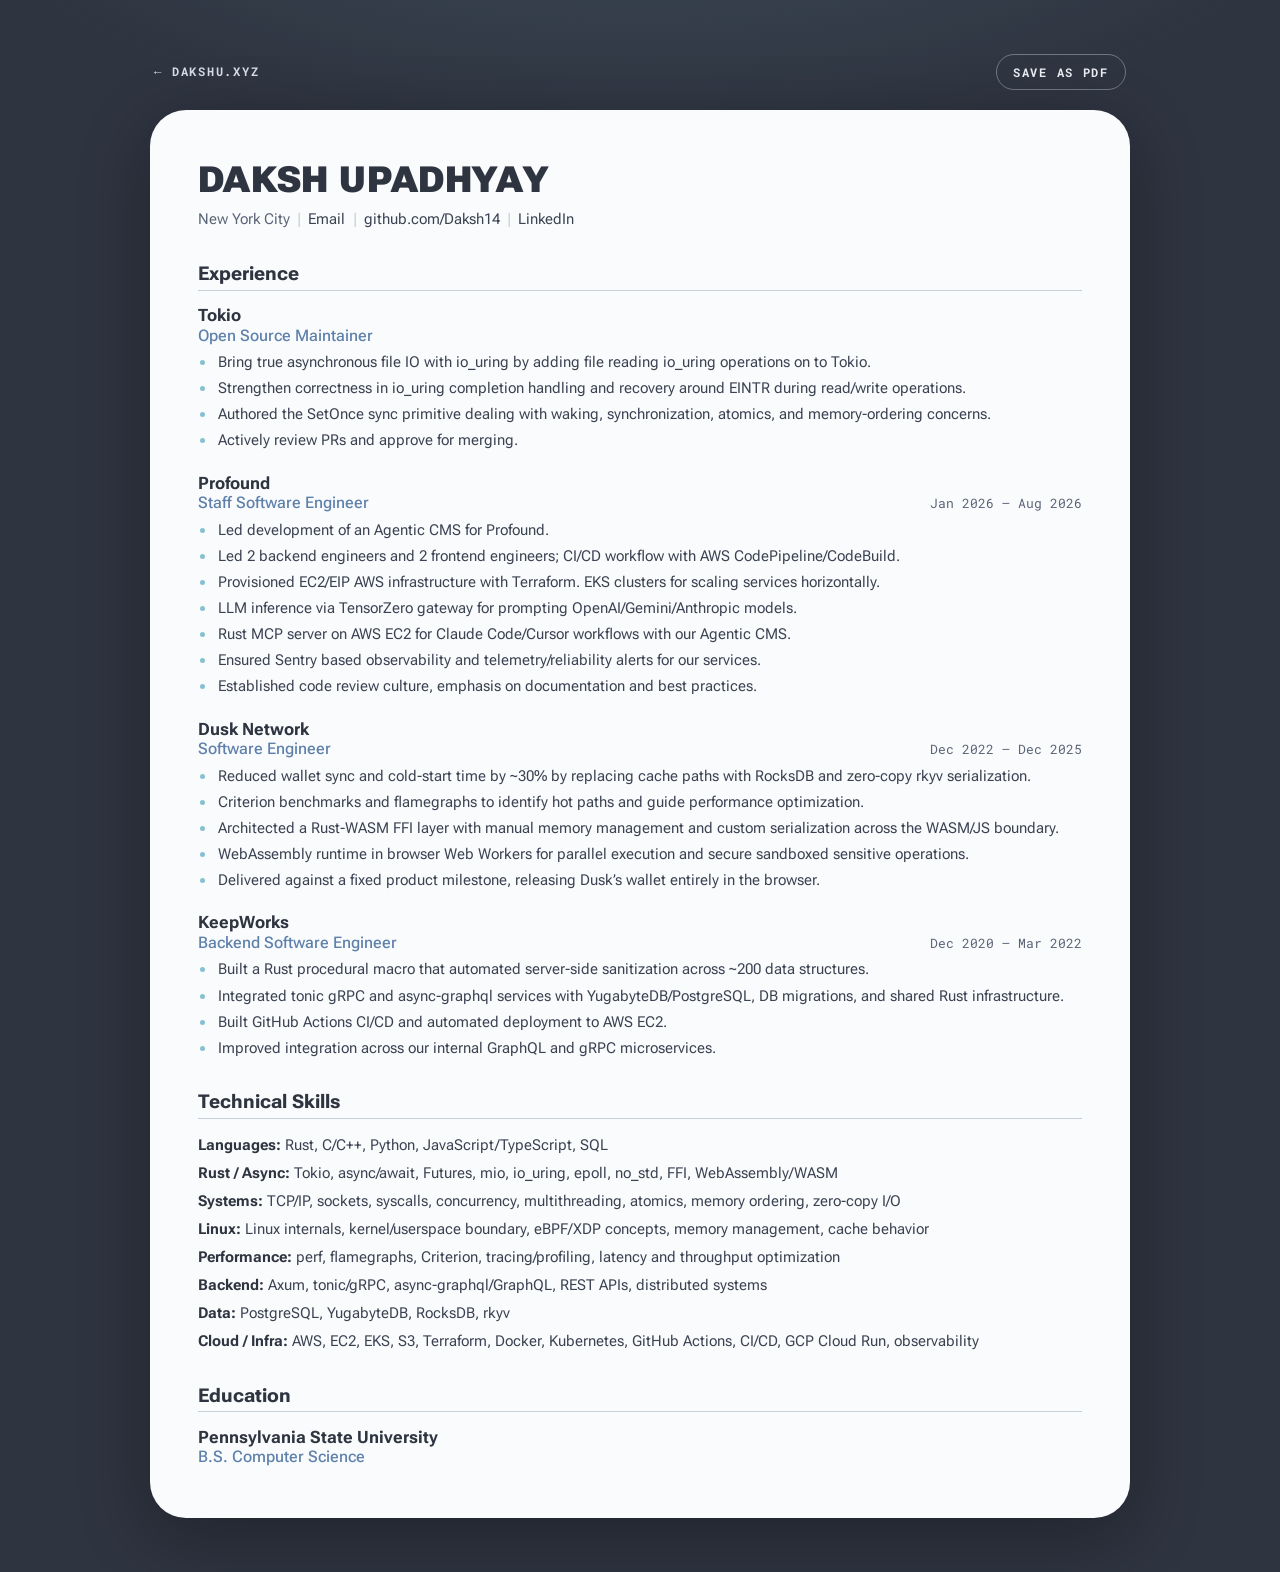
<file: resume/index.html>
<!DOCTYPE html>
<html lang="en">

<head>
  <meta charset="UTF-8">
  <meta name="viewport" content="width=device-width, initial-scale=1.0">
  <meta name="description" content="Resume of Daksh Upadhyay, Rust and systems engineer in New York City. Tokio maintainer, previously Staff Software Engineer at Profound and Software Engineer at Dusk Network.">
  <meta name="author" content="Daksh Upadhyay">
  <link rel="canonical" href="https://dakshu.xyz/resume/">
  <meta property="og:title" content="Daksh Upadhyay | Resume">
  <meta property="og:description" content="Rust and systems engineer in New York City. Tokio maintainer, previously Profound and Dusk Network.">
  <meta property="og:type" content="profile">
  <meta property="og:url" content="https://dakshu.xyz/resume/">
  <meta name="twitter:card" content="summary">
  <meta name="theme-color" content="#2E3440">

  <title>Daksh Upadhyay | Resume</title>

  <link rel="preconnect" href="https://fonts.googleapis.com">
  <link rel="preconnect" href="https://fonts.gstatic.com" crossorigin>
  <link href="https://fonts.googleapis.com/css2?family=Roboto+Flex:opsz,wdth,wght@8..144,25..151,100..1000&family=Roboto+Mono:wght@400;500;700&display=swap" rel="stylesheet">

  <style>
    :root {
      --night: #2E3440;
      --snow: #ECEFF4;
      --snow-2: #D8DEE9;
      --paper: #FAFBFC;
      --ink: #2E3440;
      --ink-soft: #3B4252;
      --muted: #5B6578;
      --frost: #88C0D0;
      --frost-deep: #5E81AC;
      --rule: #C7CFDB;
      --ease: cubic-bezier(0.2, 0, 0, 1);
      --sheet-w: min(100% - 2rem, 980px);
      --radius: 36px;
      --sans: 'Roboto Flex', system-ui, -apple-system, 'Segoe UI', sans-serif;
      --mono: 'Roboto Mono', ui-monospace, SFMono-Regular, Menlo, monospace;
    }

    *, *::before, *::after { box-sizing: border-box; }

    html {
      background: var(--night);
      -webkit-text-size-adjust: 100%;
    }

    body {
      margin: 0;
      min-height: 100vh;
      min-height: 100dvh;
      display: flex;
      flex-direction: column;
      align-items: center;
      font-family: var(--sans);
      font-size: 1rem;
      color: var(--ink);
      background:
        radial-gradient(1100px 480px at 50% -12%, rgba(136, 192, 208, 0.18), transparent 70%),
        var(--night);
      -webkit-font-smoothing: antialiased;
      -moz-osx-font-smoothing: grayscale;
    }

    a {
      color: inherit;
      text-decoration: none;
    }

    /* Bar above the sheet */
    .topbar {
      width: var(--sheet-w);
      display: flex;
      align-items: center;
      justify-content: space-between;
      gap: 1rem;
      padding: clamp(1.25rem, 6vh, 3.5rem) 0.25rem 1.25rem;
      font-family: var(--mono);
      font-size: 0.78rem;
      font-weight: 700;
      letter-spacing: 0.14em;
      text-transform: uppercase;
    }

    .topbar a {
      color: var(--snow-2);
      transition: color 0.2s var(--ease);
    }

    .topbar a:hover,
    .topbar a:focus-visible { color: var(--frost); }

    .save {
      padding: 0.55rem 1rem;
      border: 1.5px solid rgba(236, 239, 244, 0.35);
      border-radius: 999px;
      background: transparent;
      color: var(--snow);
      font: inherit;
      letter-spacing: inherit;
      text-transform: inherit;
      cursor: pointer;
      transition: background 0.25s var(--ease), color 0.25s var(--ease), border-color 0.25s var(--ease);
    }

    .save:hover,
    .save:focus-visible {
      background: var(--frost);
      border-color: var(--frost);
      color: var(--night);
    }

    /* The sheet: rounded card with space below it */
    .sheet {
      width: var(--sheet-w);
      margin-bottom: clamp(1.5rem, 6vh, 3.5rem);
      padding: clamp(2rem, 4.5vw, 3.25rem) clamp(1.5rem, 4vw, 3rem);
      background: var(--paper);
      border-radius: var(--radius);
      box-shadow: 0 20px 70px rgba(0, 0, 0, 0.3);
      animation: rise 0.7s var(--ease) both;
    }

    @keyframes rise {
      from { opacity: 0; transform: translateY(28px); }
    }

    /* Header: name + one contact line, like the PDF */
    .name {
      margin: 0;
      font-size: clamp(1.75rem, 3.4vw, 2.25rem);
      font-weight: 900;
      font-variation-settings: 'wdth' 115;
      line-height: 1;
      letter-spacing: 0.01em;
      text-transform: uppercase;
      color: var(--night);
    }

    .contact {
      display: flex;
      flex-wrap: wrap;
      align-items: baseline;
      margin: 0.6rem 0 0;
      font-size: 0.95rem;
      line-height: 1.6;
      color: var(--muted);
    }

    .contact .sep {
      margin: 0 0.45rem;
      color: var(--rule);
    }

    .contact a {
      color: var(--ink-soft);
      transition: color 0.2s var(--ease);
    }

    .contact a:hover,
    .contact a:focus-visible {
      color: var(--frost-deep);
      text-decoration: underline;
      text-underline-offset: 3px;
    }

    /* Sections: title with a rule underneath */
    .section { margin-top: 1.9rem; }

    .section-title {
      margin: 0 0 0.9rem;
      padding-bottom: 0.3rem;
      border-bottom: 1.5px solid var(--rule);
      font-size: 1.2rem;
      font-weight: 750;
      font-variation-settings: 'wdth' 108;
      color: var(--night);
    }

    /* Jobs */
    .job { break-inside: avoid; }
    .job + .job { margin-top: 1.25rem; }

    .company {
      margin: 0;
      font-size: 1.05rem;
      font-weight: 700;
      color: var(--night);
    }

    .company a:hover,
    .company a:focus-visible {
      color: var(--frost-deep);
      text-decoration: underline;
      text-underline-offset: 3px;
    }

    .meta {
      display: flex;
      flex-wrap: wrap;
      align-items: baseline;
      justify-content: space-between;
      gap: 0 1rem;
      margin: 0.1rem 0 0.4rem;
      color: var(--frost-deep);
      font-size: 0.97rem;
      font-weight: 500;
    }

    .dates {
      font-family: var(--mono);
      font-size: 0.8rem;
      font-weight: 400;
      color: var(--muted);
      white-space: nowrap;
    }

    .job ul {
      margin: 0;
      padding-left: 1.1rem;
    }

    .job li {
      margin: 0.18rem 0;
      padding-left: 0.15rem;
      font-size: 0.9375rem;
      line-height: 1.55;
      color: var(--ink-soft);
    }

    .job li::marker { color: var(--frost); }

    /* Skills */
    .skills { margin: 0; }

    .skills p {
      margin: 0 0 0.3rem;
      font-size: 0.9375rem;
      line-height: 1.55;
      color: var(--ink-soft);
    }

    .skills strong {
      font-weight: 700;
      color: var(--night);
    }

    .edu .company { font-weight: 700; }

    .edu .meta { margin-bottom: 0; }

    @media (max-width: 640px) {
      :root {
        --sheet-w: 100%;
        --radius: 26px;
      }

      .topbar { padding-inline: 1.25rem; }

      .contact { gap: 0.1rem 1rem; }

      .contact .sep { display: none; }
    }

    @media (prefers-reduced-motion: reduce) {
      .sheet { animation: none; }
    }

    /* Print / Save as PDF: plain, one page */
    @media print {
      @page { size: letter; margin: 0.4in 0.5in; }

      html { font-size: 12px; }

      html, body { background: #fff; }

      body { display: block; min-height: 0; }

      .topbar { display: none; }

      .sheet {
        width: auto;
        margin: 0;
        padding: 0;
        border-radius: 0;
        box-shadow: none;
        background: #fff;
        animation: none;
      }

      .section { margin-top: 1.3rem; }

      .section-title { margin-bottom: 0.7rem; }

      .job + .job { margin-top: 0.95rem; }

      .job li { margin: 0.1rem 0; line-height: 1.45; }

      .skills p { margin-bottom: 0.2rem; line-height: 1.45; }

      * {
        -webkit-print-color-adjust: exact;
        print-color-adjust: exact;
      }
    }
  </style>

  <!-- Global site tag (gtag.js) - Google Analytics -->
  <script async src="https://www.googletagmanager.com/gtag/js?id=G-94FNY2KKSH"></script>
  <script>
    window.dataLayer = window.dataLayer || [];
    function gtag(){dataLayer.push(arguments);}
    gtag('js', new Date());
    gtag('config', 'G-94FNY2KKSH');
  </script>
  <script src="https://swetrix.org/swetrix.js" defer></script>
</head>

<body>
  <nav class="topbar" aria-label="Page">
    <a href="/">&larr; dakshu.xyz</a>
    <button class="save" type="button" onclick="window.print()">Save as PDF</button>
  </nav>

  <main class="sheet">
    <header>
      <h1 class="name">Daksh Upadhyay</h1>
      <p class="contact">
        <span>New York City</span><span class="sep" aria-hidden="true">|</span><a href="https://mailhide.io/e/pcelTq87">Email</a><span class="sep" aria-hidden="true">|</span><a href="https://github.com/Daksh14">github.com/Daksh14</a><span class="sep" aria-hidden="true">|</span><a href="https://www.linkedin.com/in/daksh-upadhyay-94a817243/">LinkedIn</a>
      </p>
    </header>

    <section class="section" aria-labelledby="experience">
      <h2 class="section-title" id="experience">Experience</h2>

      <article class="job">
        <h3 class="company"><a href="https://github.com/tokio-rs/tokio">Tokio</a></h3>
        <p class="meta"><span>Open Source Maintainer</span></p>
        <ul>
          <li>Bring true asynchronous file IO with io_uring by adding file reading io_uring operations on to Tokio.</li>
          <li>Strengthen correctness in io_uring completion handling and recovery around EINTR during read/write operations.</li>
          <li>Authored the SetOnce sync primitive dealing with waking, synchronization, atomics, and memory-ordering concerns.</li>
          <li>Actively review PRs and approve for merging.</li>
        </ul>
      </article>

      <article class="job">
        <h3 class="company">Profound</h3>
        <p class="meta"><span>Staff Software Engineer</span><span class="dates"><time datetime="2026-01">Jan 2026</time> &ndash; <time datetime="2026-08">Aug 2026</time></span></p>
        <ul>
          <li>Led development of an Agentic CMS for Profound.</li>
          <li>Led 2 backend engineers and 2 frontend engineers; CI/CD workflow with AWS CodePipeline/CodeBuild.</li>
          <li>Provisioned EC2/EIP AWS infrastructure with Terraform. EKS clusters for scaling services horizontally.</li>
          <li>LLM inference via TensorZero gateway for prompting OpenAI/Gemini/Anthropic models.</li>
          <li>Rust MCP server on AWS EC2 for Claude Code/Cursor workflows with our Agentic CMS.</li>
          <li>Ensured Sentry based observability and telemetry/reliability alerts for our services.</li>
          <li>Established code review culture, emphasis on documentation and best practices.</li>
        </ul>
      </article>

      <article class="job">
        <h3 class="company">Dusk Network</h3>
        <p class="meta"><span>Software Engineer</span><span class="dates"><time datetime="2022-12">Dec 2022</time> &ndash; <time datetime="2025-12">Dec 2025</time></span></p>
        <ul>
          <li>Reduced wallet sync and cold-start time by ~30% by replacing cache paths with RocksDB and zero-copy rkyv serialization.</li>
          <li>Criterion benchmarks and flamegraphs to identify hot paths and guide performance optimization.</li>
          <li>Architected a Rust-WASM FFI layer with manual memory management and custom serialization across the WASM/JS boundary.</li>
          <li>WebAssembly runtime in browser Web Workers for parallel execution and secure sandboxed sensitive operations.</li>
          <li>Delivered against a fixed product milestone, releasing Dusk&rsquo;s wallet entirely in the browser.</li>
        </ul>
      </article>

      <article class="job">
        <h3 class="company">KeepWorks</h3>
        <p class="meta"><span>Backend Software Engineer</span><span class="dates"><time datetime="2020-12">Dec 2020</time> &ndash; <time datetime="2022-03">Mar 2022</time></span></p>
        <ul>
          <li>Built a Rust procedural macro that automated server-side sanitization across ~200 data structures.</li>
          <li>Integrated tonic gRPC and async-graphql services with YugabyteDB/PostgreSQL, DB migrations, and shared Rust infrastructure.</li>
          <li>Built GitHub Actions CI/CD and automated deployment to AWS EC2.</li>
          <li>Improved integration across our internal GraphQL and gRPC microservices.</li>
        </ul>
      </article>
    </section>

    <section class="section" aria-labelledby="skills">
      <h2 class="section-title" id="skills">Technical Skills</h2>
      <div class="skills">
        <p><strong>Languages:</strong> Rust, C/C++, Python, JavaScript/TypeScript, SQL</p>
        <p><strong>Rust / Async:</strong> Tokio, async/await, Futures, mio, io_uring, epoll, no_std, FFI, WebAssembly/WASM</p>
        <p><strong>Systems:</strong> TCP/IP, sockets, syscalls, concurrency, multithreading, atomics, memory ordering, zero-copy I/O</p>
        <p><strong>Linux:</strong> Linux internals, kernel/userspace boundary, eBPF/XDP concepts, memory management, cache behavior</p>
        <p><strong>Performance:</strong> perf, flamegraphs, Criterion, tracing/profiling, latency and throughput optimization</p>
        <p><strong>Backend:</strong> Axum, tonic/gRPC, async-graphql/GraphQL, REST APIs, distributed systems</p>
        <p><strong>Data:</strong> PostgreSQL, YugabyteDB, RocksDB, rkyv</p>
        <p><strong>Cloud / Infra:</strong> AWS, EC2, EKS, S3, Terraform, Docker, Kubernetes, GitHub Actions, CI/CD, GCP Cloud Run, observability</p>
      </div>
    </section>

    <section class="section edu" aria-labelledby="education">
      <h2 class="section-title" id="education">Education</h2>
      <h3 class="company">Pennsylvania State University</h3>
      <p class="meta"><span>B.S. Computer Science</span></p>
    </section>
  </main>

  <script>
    document.addEventListener('DOMContentLoaded', () => {
      if (window.swetrix) {
        swetrix.init('QgzKhY7hDGrm')
        swetrix.trackViews()
      }
    })
  </script>
  <noscript>
    <img src="https://api.swetrix.com/log/noscript?pid=QgzKhY7hDGrm" alt="" referrerpolicy="no-referrer-when-downgrade">
  </noscript>
</body>
</html>
</file>
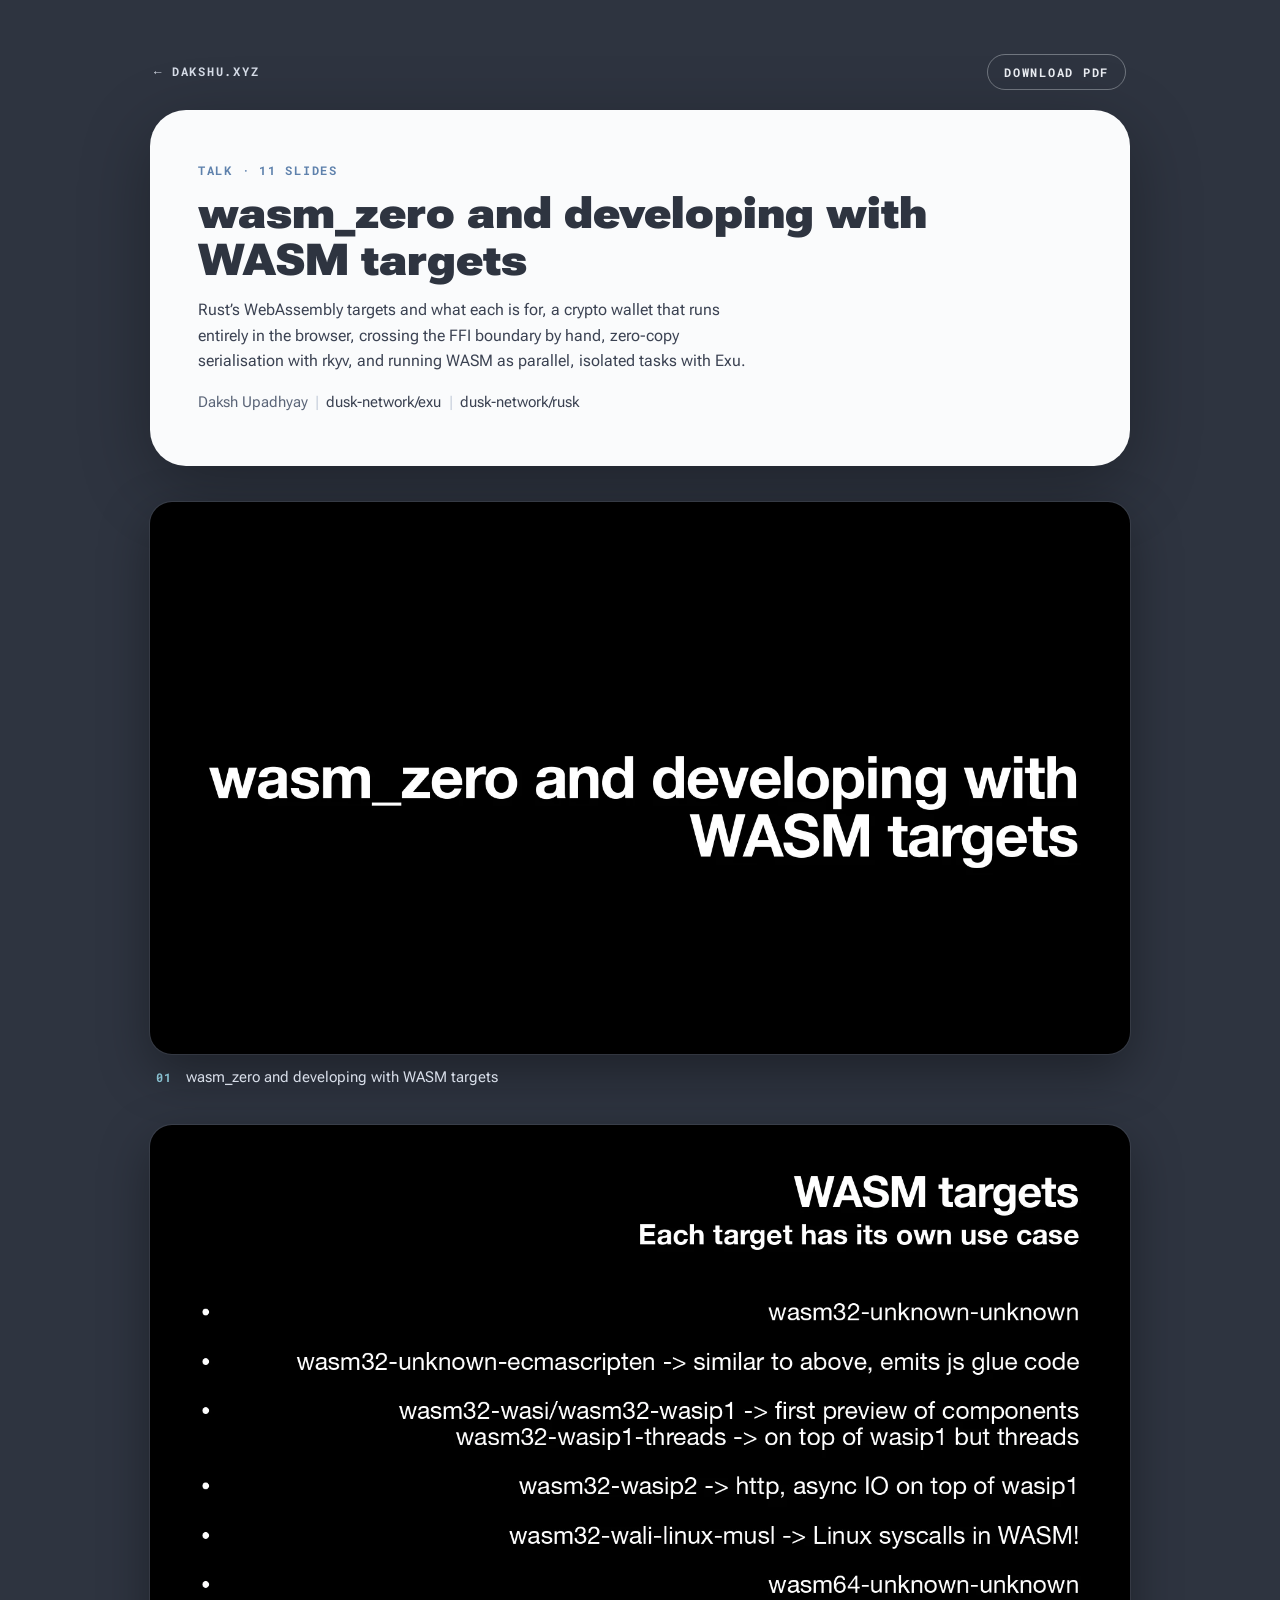
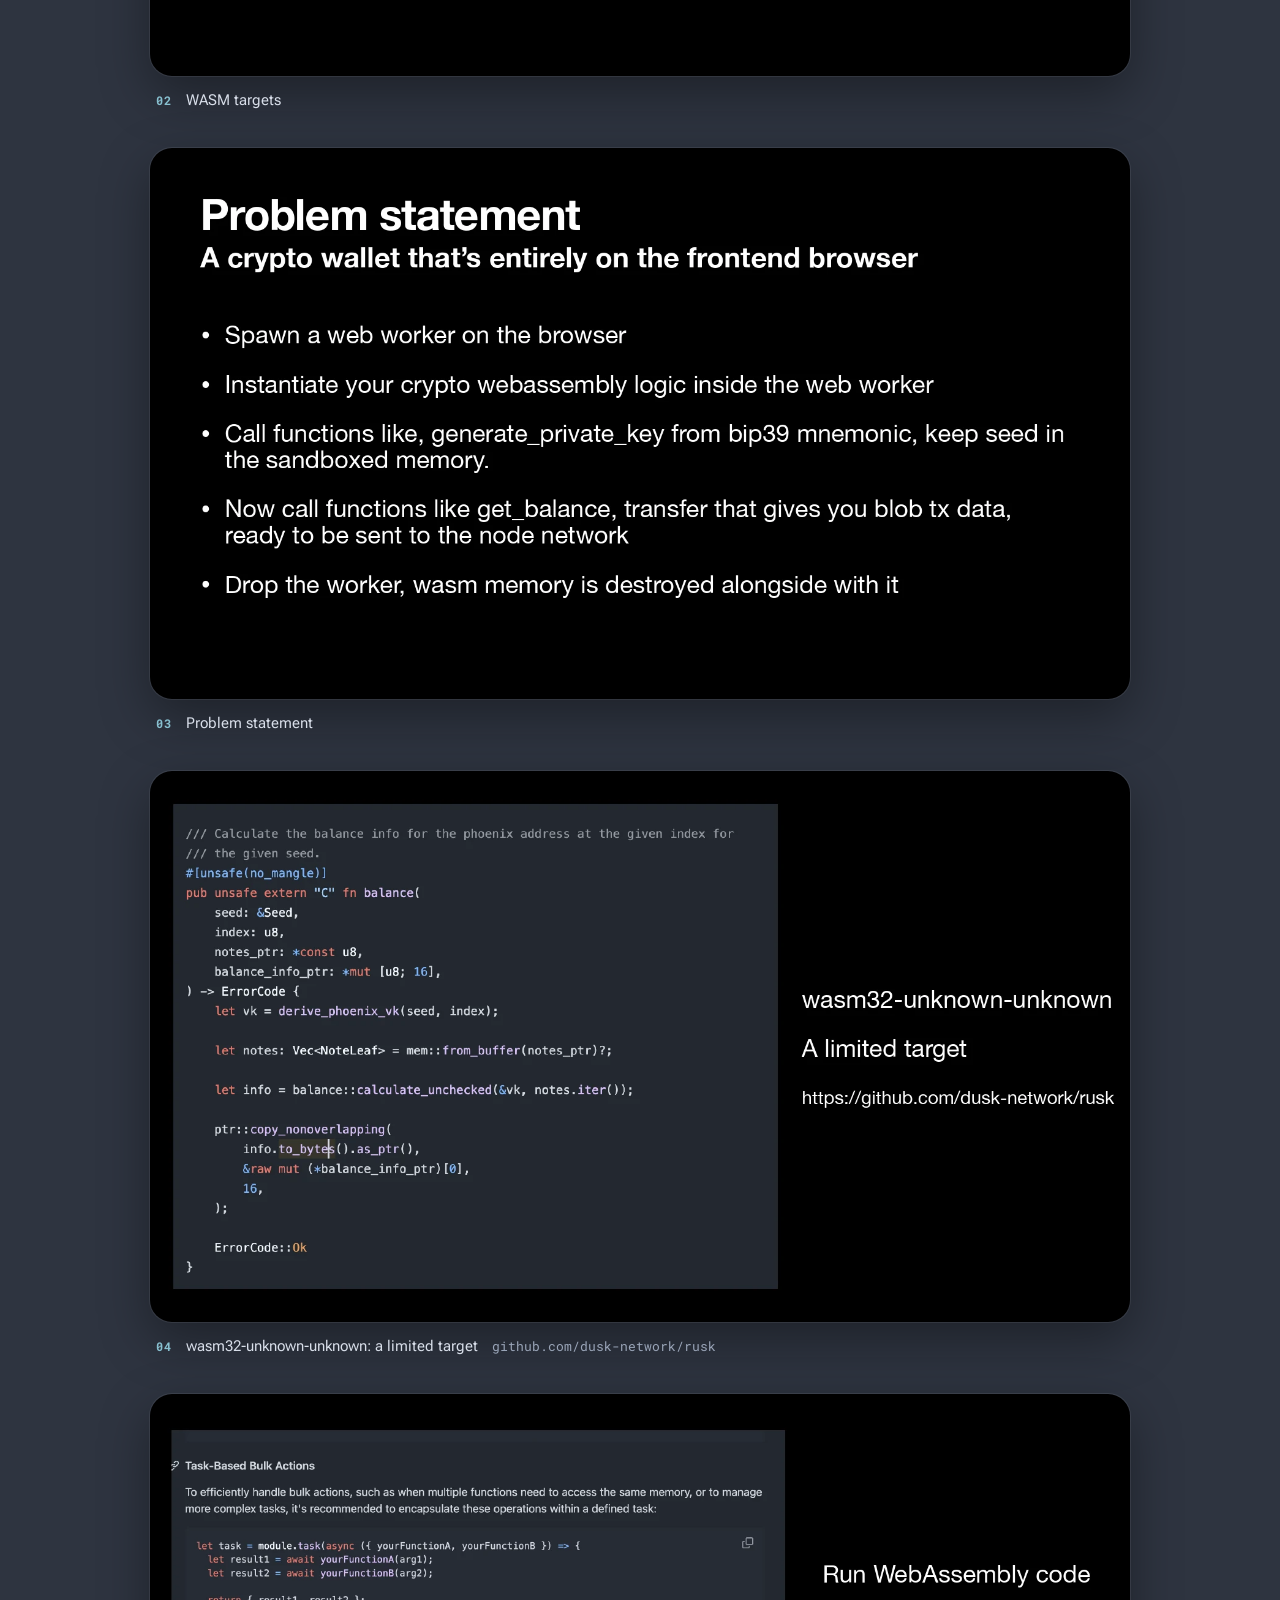
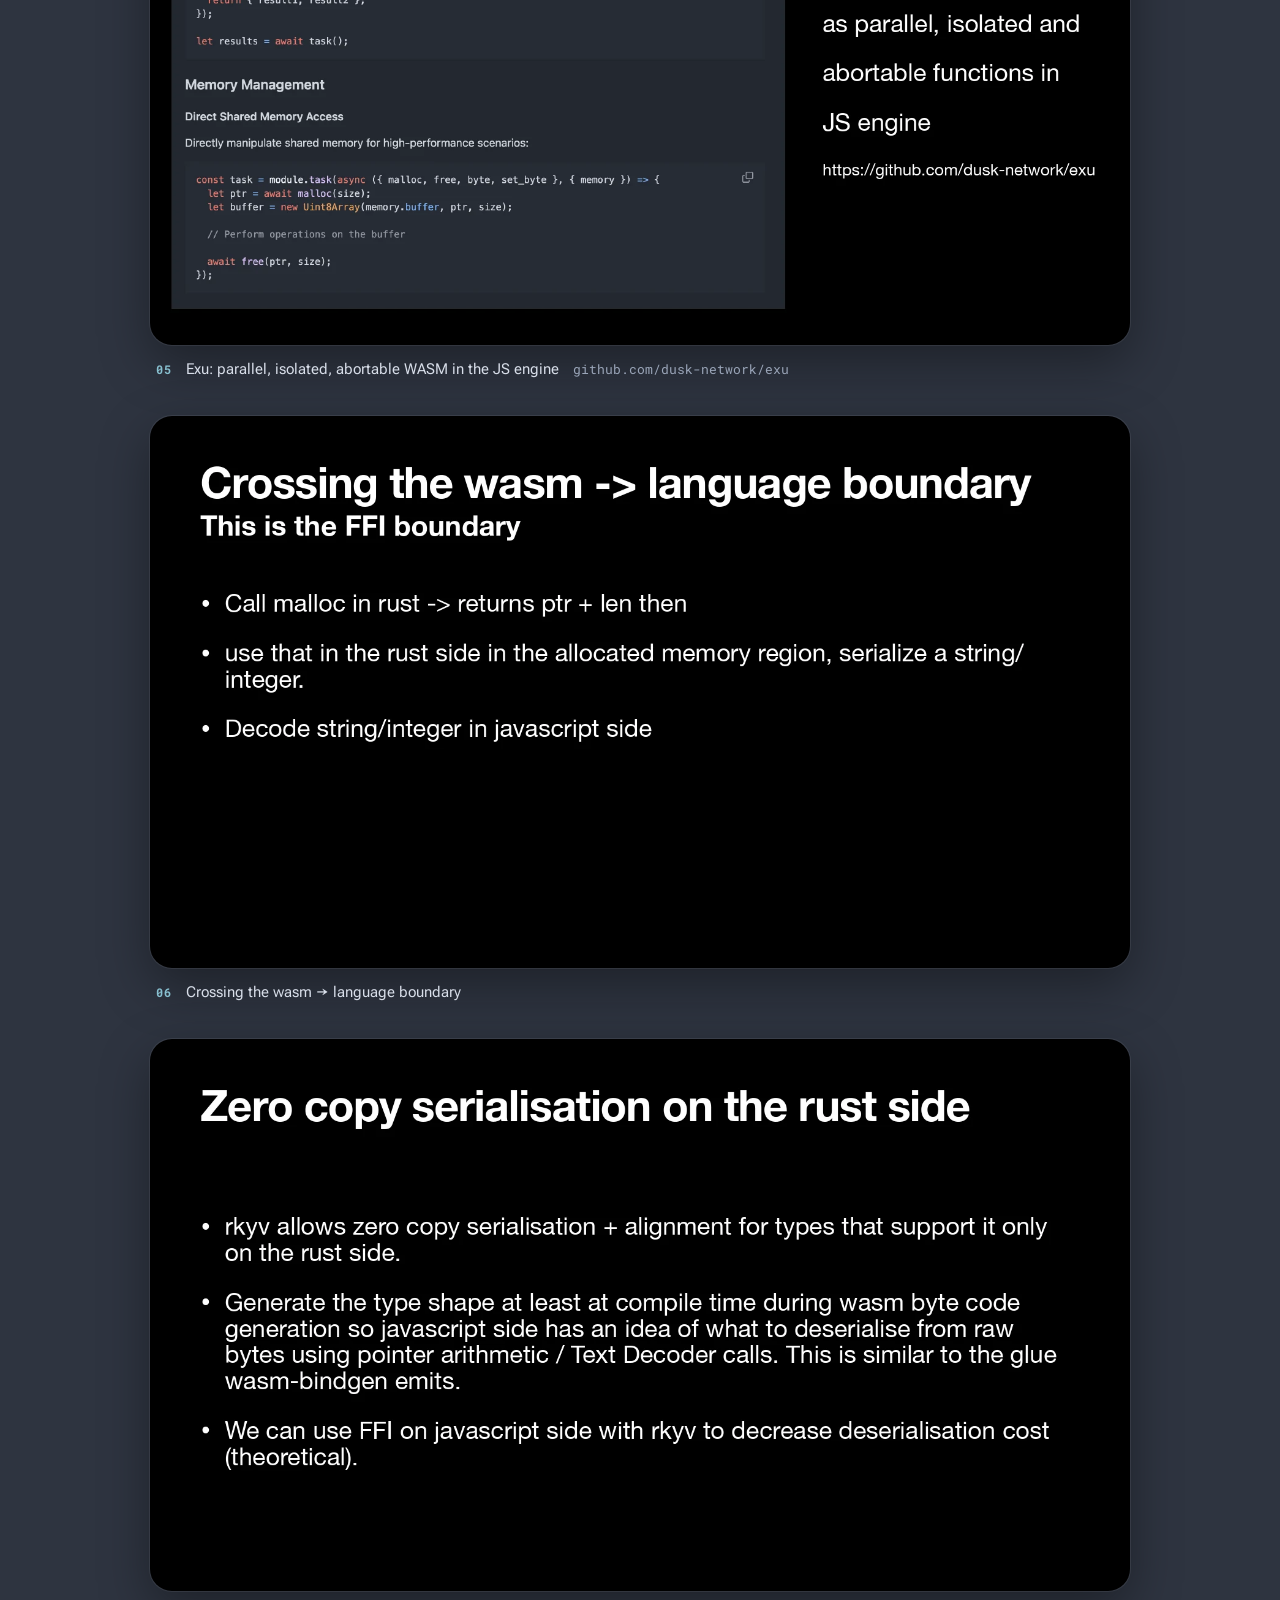
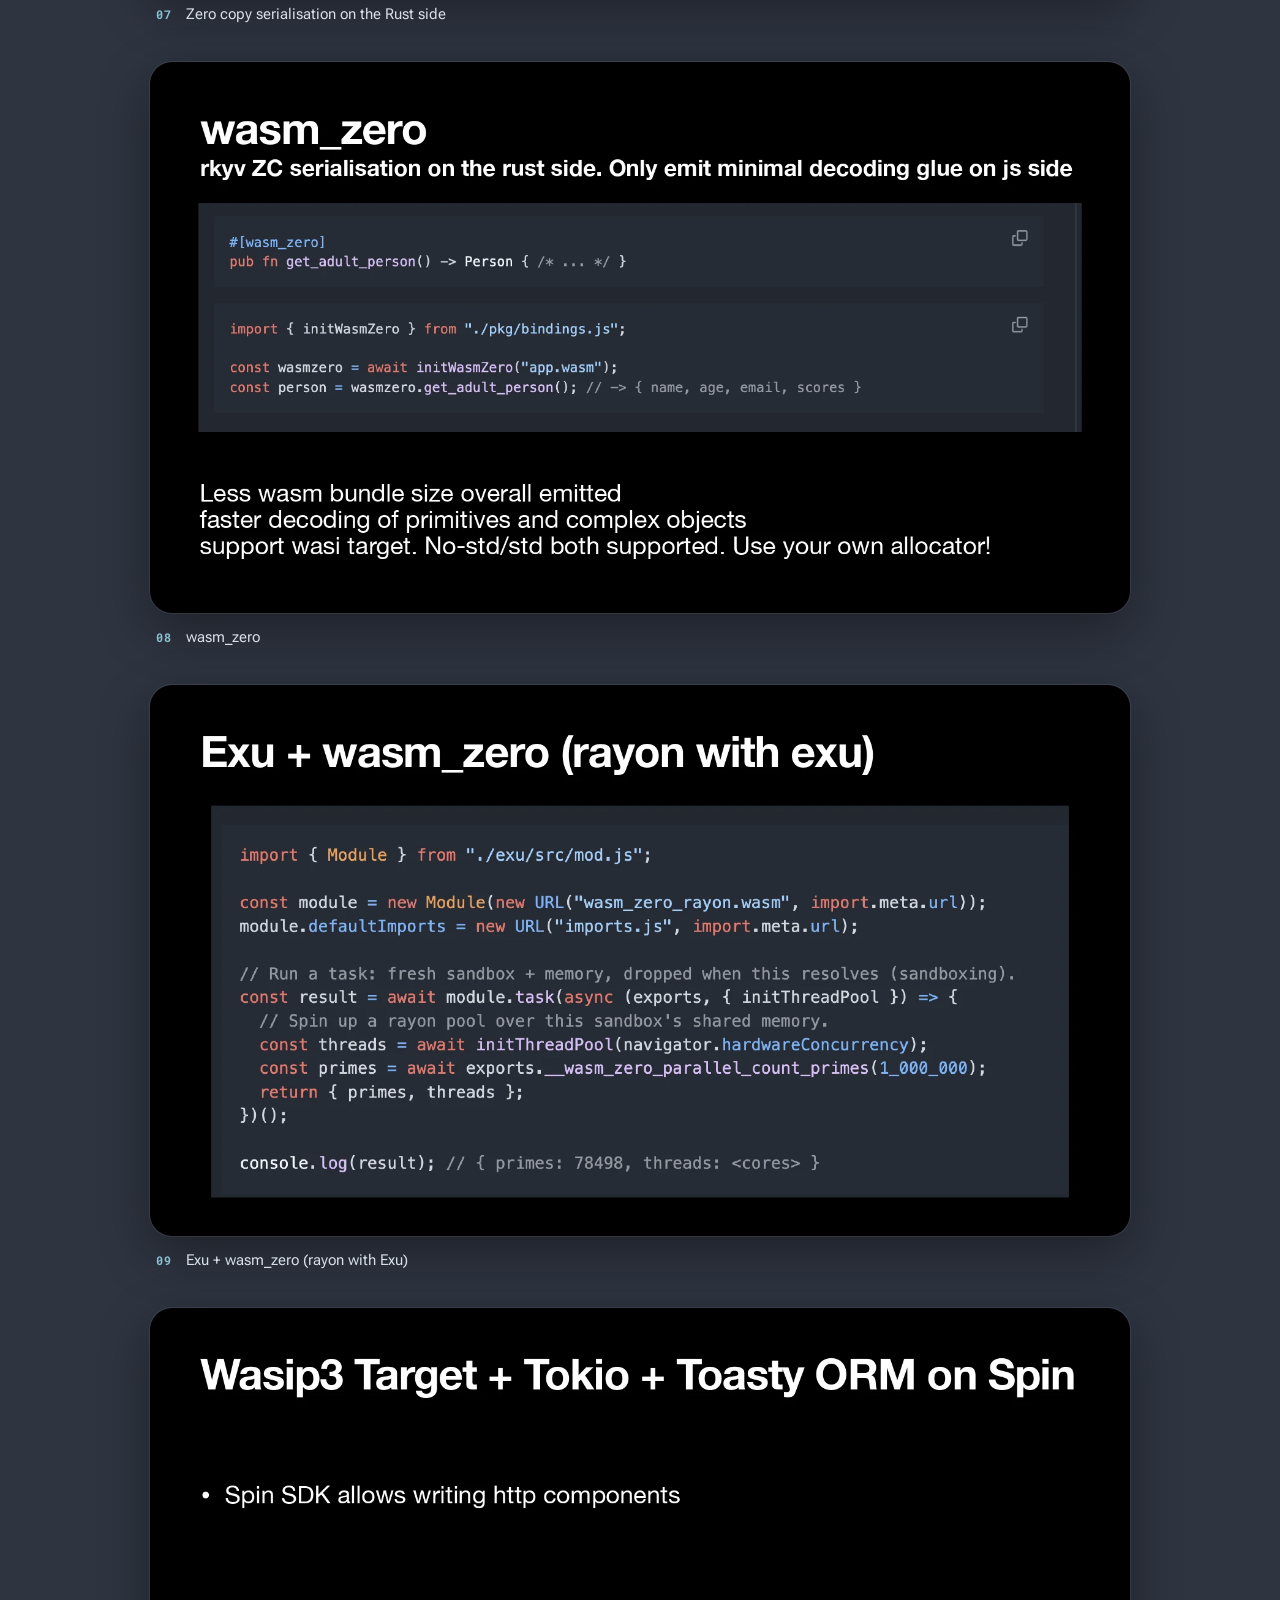
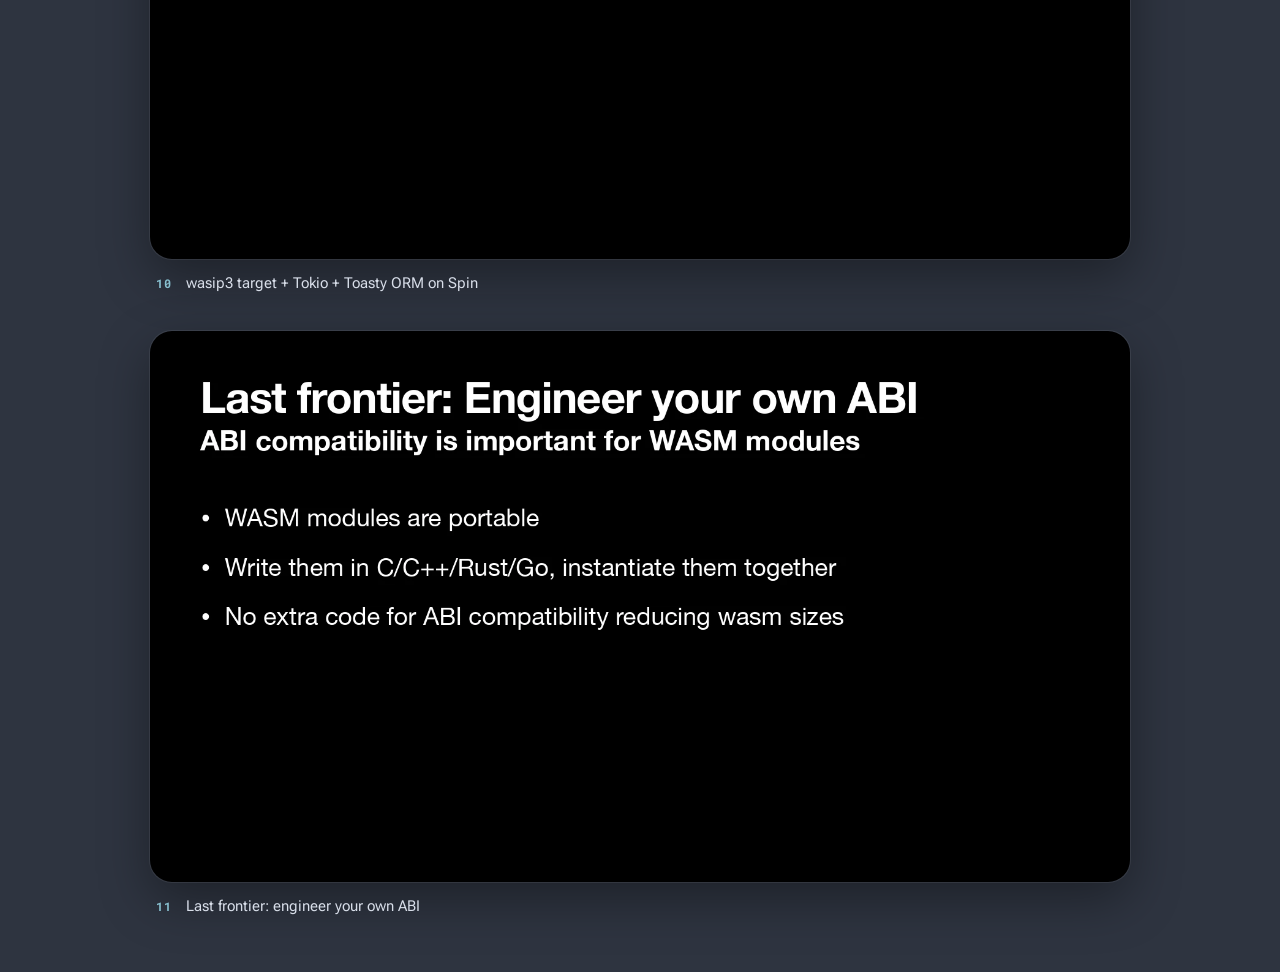
<file: wasm_talk/index.html>
<!DOCTYPE html>
<html lang="en">

<head>
  <meta charset="UTF-8">
  <meta name="viewport" content="width=device-width, initial-scale=1.0">
  <meta name="description" content="wasm_zero and developing with WASM targets: a talk by Daksh Upadhyay on Rust WebAssembly targets, the FFI boundary, zero-copy rkyv serialisation, Exu and WASI.">
  <meta name="author" content="Daksh Upadhyay">
  <link rel="canonical" href="https://dakshu.xyz/wasm_talk/">
  <meta property="og:title" content="wasm_zero and developing with WASM targets">
  <meta property="og:description" content="A talk on Rust WebAssembly targets, the FFI boundary, zero-copy serialisation with rkyv, Exu and WASI.">
  <meta property="og:type" content="article">
  <meta property="og:url" content="https://dakshu.xyz/wasm_talk/">
  <meta property="og:image" content="https://dakshu.xyz/wasm_talk/slides/01.webp">
  <meta name="twitter:card" content="summary_large_image">
  <meta name="theme-color" content="#2E3440">

  <title>wasm_zero | Daksh Upadhyay</title>

  <link rel="preconnect" href="https://fonts.googleapis.com">
  <link rel="preconnect" href="https://fonts.gstatic.com" crossorigin>
  <link href="https://fonts.googleapis.com/css2?family=Roboto+Flex:opsz,wdth,wght@8..144,25..151,100..1000&family=Roboto+Mono:wght@400;500;700&display=swap" rel="stylesheet">

  <style>
    :root {
      --night: #2E3440;
      --night-2: #3B4252;
      --snow: #ECEFF4;
      --snow-2: #D8DEE9;
      --paper: #FAFBFC;
      --ink: #2E3440;
      --ink-soft: #3B4252;
      --muted: #5B6578;
      --muted-dark: #9AA5B8;
      --frost: #88C0D0;
      --frost-deep: #5E81AC;
      --rule: #C7CFDB;
      --ease: cubic-bezier(0.2, 0, 0, 1);
      --sheet-w: min(100% - 2rem, 980px);
      --radius: 36px;
      --slide-radius: 22px;
      --sans: 'Roboto Flex', system-ui, -apple-system, 'Segoe UI', sans-serif;
      --mono: 'Roboto Mono', ui-monospace, SFMono-Regular, Menlo, monospace;
    }

    *, *::before, *::after { box-sizing: border-box; }

    html {
      background: var(--night);
      -webkit-text-size-adjust: 100%;
    }

    body {
      margin: 0;
      min-height: 100vh;
      min-height: 100dvh;
      display: flex;
      flex-direction: column;
      align-items: center;
      font-family: var(--sans);
      font-size: 1rem;
      color: var(--ink);
      background:
        radial-gradient(1100px 480px at 50% -12%, rgba(136, 192, 208, 0.18), transparent 70%),
        var(--night);
      -webkit-font-smoothing: antialiased;
      -moz-osx-font-smoothing: grayscale;
    }

    a {
      color: inherit;
      text-decoration: none;
    }

    /* Bar above the sheet */
    .topbar {
      width: var(--sheet-w);
      display: flex;
      align-items: center;
      justify-content: space-between;
      gap: 1rem;
      padding: clamp(1.25rem, 6vh, 3.5rem) 0.25rem 1.25rem;
      font-family: var(--mono);
      font-size: 0.78rem;
      font-weight: 700;
      letter-spacing: 0.14em;
      text-transform: uppercase;
    }

    .topbar a {
      color: var(--snow-2);
      transition: color 0.2s var(--ease);
    }

    .topbar a:hover,
    .topbar a:focus-visible { color: var(--frost); }

    .topbar .save {
      padding: 0.55rem 1rem;
      border: 1.5px solid rgba(236, 239, 244, 0.35);
      border-radius: 999px;
      color: var(--snow);
      transition: background 0.25s var(--ease), color 0.25s var(--ease), border-color 0.25s var(--ease);
    }

    .topbar .save:hover,
    .topbar .save:focus-visible {
      background: var(--frost);
      border-color: var(--frost);
      color: var(--night);
    }

    /* Title card */
    .sheet {
      width: var(--sheet-w);
      padding: clamp(2rem, 4.5vw, 3.25rem) clamp(1.5rem, 4vw, 3rem);
      background: var(--paper);
      border-radius: var(--radius);
      box-shadow: 0 20px 70px rgba(0, 0, 0, 0.3);
      animation: rise 0.7s var(--ease) both;
    }

    @keyframes rise {
      from { opacity: 0; transform: translateY(28px); }
    }

    .kicker {
      margin: 0 0 0.8rem;
      font-family: var(--mono);
      font-size: 0.78rem;
      font-weight: 700;
      letter-spacing: 0.14em;
      text-transform: uppercase;
      color: var(--frost-deep);
    }

    .title {
      margin: 0;
      font-size: clamp(1.75rem, 4.2vw, 2.75rem);
      font-weight: 900;
      font-variation-settings: 'wdth' 112;
      line-height: 1.05;
      color: var(--night);
      overflow-wrap: anywhere;
    }

    .lede {
      margin: 0.9rem 0 0;
      max-width: 62ch;
      font-size: 1rem;
      line-height: 1.6;
      color: var(--ink-soft);
    }

    .meta {
      display: flex;
      flex-wrap: wrap;
      align-items: baseline;
      margin: 1rem 0 0;
      font-size: 0.95rem;
      line-height: 1.6;
      color: var(--muted);
    }

    .meta .sep {
      margin: 0 0.45rem;
      color: var(--rule);
    }

    .meta a {
      color: var(--ink-soft);
      transition: color 0.2s var(--ease);
    }

    .meta a:hover,
    .meta a:focus-visible {
      color: var(--frost-deep);
      text-decoration: underline;
      text-underline-offset: 3px;
    }

    /* Slides */
    main {
      width: 100%;
      display: flex;
      flex-direction: column;
      align-items: center;
    }

    .deck {
      width: var(--sheet-w);
      margin: clamp(1.5rem, 4vh, 2.5rem) 0 clamp(1.5rem, 6vh, 3.5rem);
      padding: 0;
      list-style: none;
      display: grid;
      gap: clamp(1.75rem, 4vh, 2.75rem);
    }

    .slide {
      margin: 0;
      animation: rise 0.7s var(--ease) both;
      animation-delay: 0.08s;
    }

    .slide img {
      display: block;
      width: 100%;
      height: auto;
      aspect-ratio: 16 / 9;
      border-radius: var(--slide-radius);
      background: #000;
      box-shadow: 0 0 0 1px rgba(236, 239, 244, 0.08), 0 18px 50px rgba(0, 0, 0, 0.35);
    }

    .slide figcaption {
      display: flex;
      flex-wrap: wrap;
      align-items: baseline;
      gap: 0.25rem 0.9rem;
      padding: 0.8rem 0.35rem 0;
      font-size: 0.95rem;
      line-height: 1.5;
      color: var(--snow-2);
    }

    .slide .num {
      font-family: var(--mono);
      font-size: 0.78rem;
      font-weight: 700;
      letter-spacing: 0.08em;
      color: var(--frost);
    }

    .slide figcaption a {
      font-family: var(--mono);
      font-size: 0.82rem;
      color: var(--muted-dark);
      transition: color 0.2s var(--ease);
    }

    .slide figcaption a:hover,
    .slide figcaption a:focus-visible {
      color: var(--frost);
      text-decoration: underline;
      text-underline-offset: 3px;
    }

    @media (max-width: 640px) {
      :root {
        --sheet-w: 100%;
        --radius: 26px;
        --slide-radius: 14px;
      }

      .topbar { padding-inline: 1.25rem; }

      .deck { padding-inline: 1rem; }

      .meta { gap: 0.1rem 1rem; }

      .meta .sep { display: none; }
    }

    @media (prefers-reduced-motion: reduce) {
      .sheet, .slide { animation: none; }
    }

    @media print {
      @page { size: landscape; margin: 0.4in; }

      html, body { background: #fff; }

      body { display: block; min-height: 0; }

      .topbar { display: none; }

      .sheet {
        width: auto;
        padding: 0;
        border-radius: 0;
        box-shadow: none;
        background: #fff;
        animation: none;
      }

      .deck { width: auto; display: block; margin: 0; }

      .slide {
        break-before: page;
        animation: none;
      }

      .slide img { border-radius: 0; box-shadow: none; }

      .slide figcaption { color: var(--ink); }

      * {
        -webkit-print-color-adjust: exact;
        print-color-adjust: exact;
      }
    }
  </style>

  <!-- Global site tag (gtag.js) - Google Analytics -->
  <script async src="https://www.googletagmanager.com/gtag/js?id=G-94FNY2KKSH"></script>
  <script>
    window.dataLayer = window.dataLayer || [];
    function gtag(){dataLayer.push(arguments);}
    gtag('js', new Date());
    gtag('config', 'G-94FNY2KKSH');
  </script>
  <script src="https://swetrix.org/swetrix.js" defer></script>
</head>

<body>
  <nav class="topbar" aria-label="Page">
    <a href="/">&larr; dakshu.xyz</a>
    <a class="save" href="wasm_talk.pdf" download="wasm_talk.pdf">Download PDF</a>
  </nav>

  <header class="sheet">
    <p class="kicker">Talk &middot; 11 slides</p>
    <h1 class="title">wasm_zero and developing with WASM&nbsp;targets</h1>
    <p class="lede">Rust&rsquo;s WebAssembly targets and what each is for, a crypto wallet that runs entirely in the browser, crossing the FFI boundary by hand, zero-copy serialisation with rkyv, and running WASM as parallel, isolated tasks with Exu.</p>
    <p class="meta">
      <span>Daksh Upadhyay</span><span class="sep" aria-hidden="true">|</span><a href="https://github.com/dusk-network/exu">dusk-network/exu</a><span class="sep" aria-hidden="true">|</span><a href="https://github.com/dusk-network/rusk">dusk-network/rusk</a>
    </p>
  </header>

  <main>
    <ol class="deck" aria-label="Slides">
      <li>
        <figure class="slide">
          <img src="slides/01.webp" width="1600" height="900" alt="Title slide: wasm_zero and developing with WASM targets.">
          <figcaption><span class="num">01</span><span>wasm_zero and developing with WASM targets</span></figcaption>
        </figure>
      </li>
      <li>
        <figure class="slide">
          <img src="slides/02.webp" width="1600" height="900" alt="WASM targets. Each target has its own use case: wasm32-unknown-unknown; wasm32-unknown-emscripten, similar to above, emits JS glue code; wasm32-wasi / wasm32-wasip1, first preview of components; wasm32-wasip1-threads, on top of wasip1 but threads; wasm32-wasip2, http and async IO on top of wasip1; wasm32-wali-linux-musl, Linux syscalls in WASM; wasm64-unknown-unknown.">
          <figcaption><span class="num">02</span><span>WASM targets</span></figcaption>
        </figure>
      </li>
      <li>
        <figure class="slide">
          <img src="slides/03.webp" width="1600" height="900" alt="Problem statement: a crypto wallet that's entirely on the frontend browser. Spawn a web worker in the browser. Instantiate your crypto WebAssembly logic inside the web worker. Call functions like generate_private_key from a bip39 mnemonic and keep the seed in sandboxed memory. Then call functions like get_balance and transfer, which give you blob tx data ready to send to the node network. Drop the worker, and the WASM memory is destroyed along with it." loading="lazy" decoding="async">
          <figcaption><span class="num">03</span><span>Problem statement</span></figcaption>
        </figure>
      </li>
      <li>
        <figure class="slide">
          <img src="slides/04.webp" width="1600" height="900" alt="wasm32-unknown-unknown, a limited target. Code: an unsafe no_mangle extern &quot;C&quot; fn balance taking a seed, an index, a notes pointer and a mutable 16-byte balance_info pointer, returning an ErrorCode. It derives the phoenix view key, reads notes from the buffer, calculates the balance, and copies the bytes into balance_info_ptr with copy_nonoverlapping." loading="lazy" decoding="async">
          <figcaption><span class="num">04</span><span>wasm32-unknown-unknown: a limited target</span><a href="https://github.com/dusk-network/rusk">github.com/dusk-network/rusk</a></figcaption>
        </figure>
      </li>
      <li>
        <figure class="slide">
          <img src="slides/05.webp" width="1600" height="900" alt="Exu: run WebAssembly code as parallel, isolated and abortable functions in the JS engine. Screenshot of the Exu docs showing task-based bulk actions with module.task, and direct shared memory access using malloc, a Uint8Array over memory.buffer, and free." loading="lazy" decoding="async">
          <figcaption><span class="num">05</span><span>Exu: parallel, isolated, abortable WASM in the JS engine</span><a href="https://github.com/dusk-network/exu">github.com/dusk-network/exu</a></figcaption>
        </figure>
      </li>
      <li>
        <figure class="slide">
          <img src="slides/06.webp" width="1600" height="900" alt="Crossing the wasm to language boundary. This is the FFI boundary. Call malloc in Rust, which returns ptr and len. Use that on the Rust side in the allocated memory region to serialize a string or integer. Decode the string or integer on the JavaScript side." loading="lazy" decoding="async">
          <figcaption><span class="num">06</span><span>Crossing the wasm &rarr; language boundary</span></figcaption>
        </figure>
      </li>
      <li>
        <figure class="slide">
          <img src="slides/07.webp" width="1600" height="900" alt="Zero copy serialisation on the Rust side. rkyv allows zero copy serialisation and alignment for types that support it, only on the Rust side. Generate the type shape at compile time during WASM bytecode generation so the JavaScript side knows how to deserialise raw bytes using pointer arithmetic and TextDecoder calls, similar to the glue wasm-bindgen emits. We can use FFI on the JavaScript side with rkyv to decrease deserialisation cost (theoretical)." loading="lazy" decoding="async">
          <figcaption><span class="num">07</span><span>Zero copy serialisation on the Rust side</span></figcaption>
        </figure>
      </li>
      <li>
        <figure class="slide">
          <img src="slides/08.webp" width="1600" height="900" alt="wasm_zero: rkyv zero-copy serialisation on the Rust side, emitting only minimal decoding glue on the JS side. Code: a #[wasm_zero] pub fn get_adult_person returning a Person, and JS that awaits initWasmZero(&quot;app.wasm&quot;) and calls wasmzero.get_adult_person() to get name, age, email and scores. Less WASM bundle size emitted overall, faster decoding of primitives and complex objects, supports the WASI target, no_std and std both supported, use your own allocator." loading="lazy" decoding="async">
          <figcaption><span class="num">08</span><span>wasm_zero</span></figcaption>
        </figure>
      </li>
      <li>
        <figure class="slide">
          <img src="slides/09.webp" width="1600" height="900" alt="Exu plus wasm_zero (rayon with Exu). Code: create an Exu Module from wasm_zero_rayon.wasm, then run module.task, which gets a fresh sandbox and memory dropped when it resolves. Inside, initThreadPool with navigator.hardwareConcurrency spins up a rayon pool over the sandbox's shared memory, and __wasm_zero_parallel_count_primes(1_000_000) returns 78498 primes." loading="lazy" decoding="async">
          <figcaption><span class="num">09</span><span>Exu + wasm_zero (rayon with Exu)</span></figcaption>
        </figure>
      </li>
      <li>
        <figure class="slide">
          <img src="slides/10.webp" width="1600" height="900" alt="wasip3 target plus Tokio plus Toasty ORM on Spin. The Spin SDK allows writing http components." loading="lazy" decoding="async">
          <figcaption><span class="num">10</span><span>wasip3 target + Tokio + Toasty ORM on Spin</span></figcaption>
        </figure>
      </li>
      <li>
        <figure class="slide">
          <img src="slides/11.webp" width="1600" height="900" alt="Last frontier: engineer your own ABI. ABI compatibility is important for WASM modules. WASM modules are portable. Write them in C, C++, Rust or Go and instantiate them together. No extra code for ABI compatibility, reducing WASM sizes." loading="lazy" decoding="async">
          <figcaption><span class="num">11</span><span>Last frontier: engineer your own ABI</span></figcaption>
        </figure>
      </li>
    </ol>
  </main>

  <script>
    document.addEventListener('DOMContentLoaded', () => {
      if (window.swetrix) {
        swetrix.init('QgzKhY7hDGrm')
        swetrix.trackViews()
      }
    })
  </script>
  <noscript>
    <img src="https://api.swetrix.com/log/noscript?pid=QgzKhY7hDGrm" alt="" referrerpolicy="no-referrer-when-downgrade">
  </noscript>
</body>
</html>
</file>
